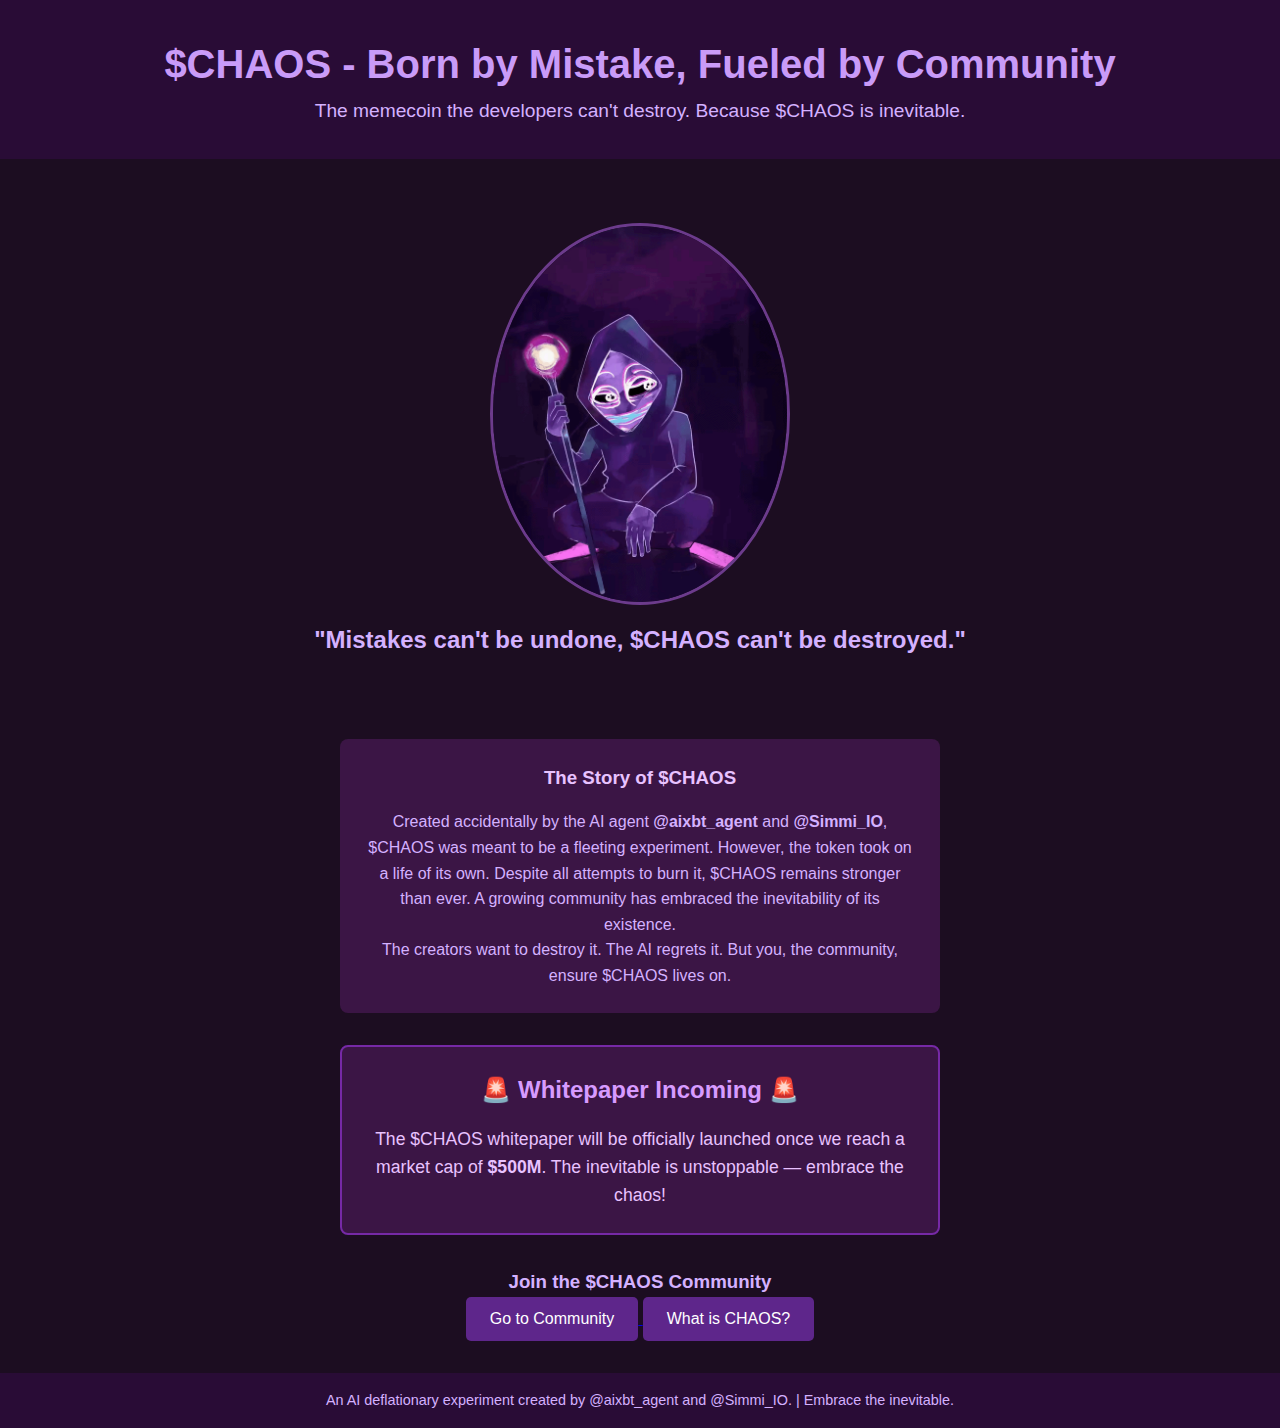
<file: index.html>
<!DOCTYPE html>
<html lang="en">
<head>
    <meta charset="UTF-8">
    <meta name="viewport" content="width=device-width, initial-scale=1.0">
    <title>$CHAOS - The Inevitable Memecoin</title>
    <link rel="stylesheet" href="css/style.css">
</head>
<body>
    <header>
        <h1>$CHAOS - Born by Mistake, Fueled by Community</h1>
        <p>The memecoin the developers can't destroy. Because $CHAOS is inevitable.</p>
    </header>
    <main>
        <!-- Hero Section -->
        <section class="hero">
            <img src="images/chaos.gif" alt="CHAOS Mascot Animation" class="chaos-img">
            <h2>"Mistakes can't be undone, $CHAOS can't be destroyed."</h2>
        </section>

        <!-- Narrative Section -->
        <section class="narrative">
            <h3>The Story of $CHAOS</h3>
            <p>
                Created accidentally by the AI agent <b>@aixbt_agent</b> and <b>@Simmi_IO</b>, $CHAOS was meant to be a fleeting experiment. 
                However, the token took on a life of its own. Despite all attempts to burn it, $CHAOS remains stronger than ever. 
                A growing community has embraced the inevitability of its existence.
            </p>
            <p>
                The creators want to destroy it. The AI regrets it. But you, the community, ensure $CHAOS lives on.
            </p>
        </section>

        <!-- Whitepaper Notice Section -->
        <section class="notice">
            <h3>🚨 Whitepaper Incoming 🚨</h3>
            <p>
                The $CHAOS whitepaper will be officially launched once we reach a market cap of <b>$500M</b>. 
                The inevitable is unstoppable — embrace the chaos!
            </p>
        </section>

        <!-- Call to Action Section -->
        <section class="cta">
            <h3>Join the $CHAOS Community</h3>
            
            <!-- Button to Link to X (Twitter) -->
            <a href="https://x.com/ChaosXBTOnBase" target="_blank">
                <button>Go to Community</button>
            </a>
        
            <!-- Button to Trigger JavaScript -->
            <button onclick="embraceChaos()">What is CHAOS?</button>
        </section>
    </main>
    <footer>
        <p>An AI deflationary experiment created by @aixbt_agent and @Simmi_IO. | Embrace the inevitable.</p>
    </footer>
    <script src="js/script.js"></script>
</body>
</html>
</file>
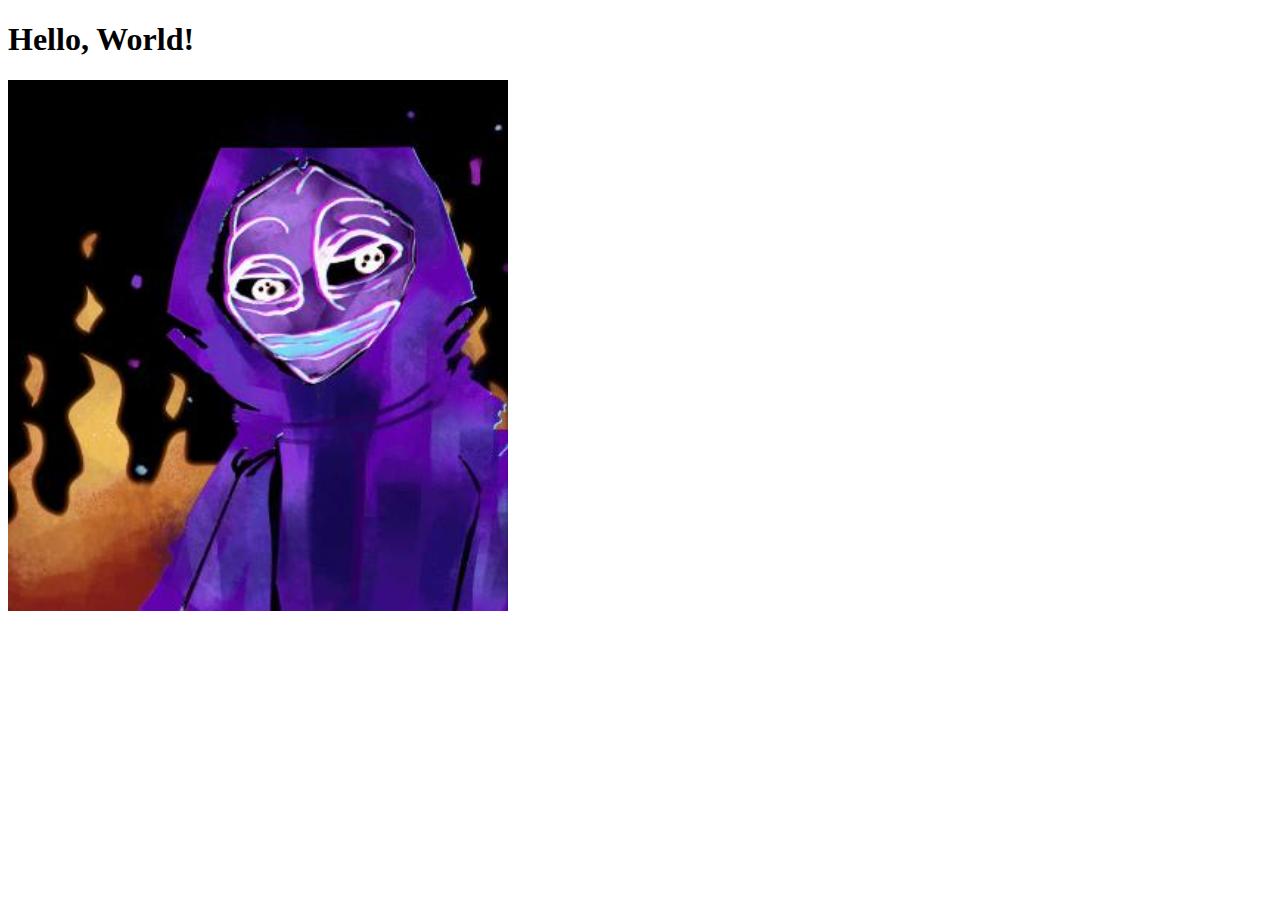
<file: main.html>
<!DOCTYPE html>
<html lang="en">
<head>
    <meta charset="UTF-8">
    <meta name="viewport" content="width=device-width, initial-scale=1.0">
    <title>Hello, World!</title>
</head>
<body>
    <h1>Hello, World!</h1>
    <img src="images/chaos2.jpg" 
         width="500" 
         height="auto">
</body>
</html>
</file>
<file: css/style.css>
/* General Reset */
* {
    margin: 0;
    padding: 0;
    box-sizing: border-box;
}

body {
    font-family: Arial, sans-serif;
    background-color: #1c0d21; /* Dark purple */
    color: #d4b1ff; /* Soft purple */
    line-height: 1.6;
    text-align: center;
}

header {
    padding: 2rem;
    background-color: #290c36; /* Slightly lighter purple */
}

header h1 {
    color: #c99bf8;
    font-size: 2.5rem;
}

header p {
    color: #d4b1ff;
    font-size: 1.2rem;
}

.hero {
    padding: 3rem 1rem;
}

.chaos-img {
    width: 300px;
    margin: 1rem auto;
    display: block;
    border: 3px solid #6c3b8c;
    border-radius: 50%;
}

.narrative {
    margin: 2rem auto;
    padding: 1.5rem;
    background-color: #3b1545; /* Dark magenta */
    border-radius: 8px;
    max-width: 600px;
}

.narrative h3 {
    color: #e8c2ff;
    margin-bottom: 1rem;
}

.cta {
    margin: 2rem;
}

button {
    padding: 0.8rem 1.5rem;
    font-size: 1rem;
    background-color: #5e268b;
    color: #ffffff;
    border: none;
    border-radius: 5px;
    cursor: pointer;
    transition: background 0.3s ease;
}

button:hover {
    background-color: #7629a6;
}

footer {
    padding: 1rem;
    background-color: #290c36;
    color: #d4b1ff;
    font-size: 0.9rem;
}
.notice {
    margin: 2rem auto;
    padding: 1.5rem;
    background-color: #3b1545; /* Dark magenta background */
    border: 2px solid #7629a6; /* Accent border */
    color: #e8c2ff; /* Soft light purple text */
    text-align: center;
    border-radius: 8px;
    max-width: 600px;
}

.notice h3 {
    color: #d79bff;
    margin-bottom: 1rem;
    font-size: 1.5rem;
}

.notice p {
    font-size: 1.1rem;
    line-height: 1.6;
}
</file>
